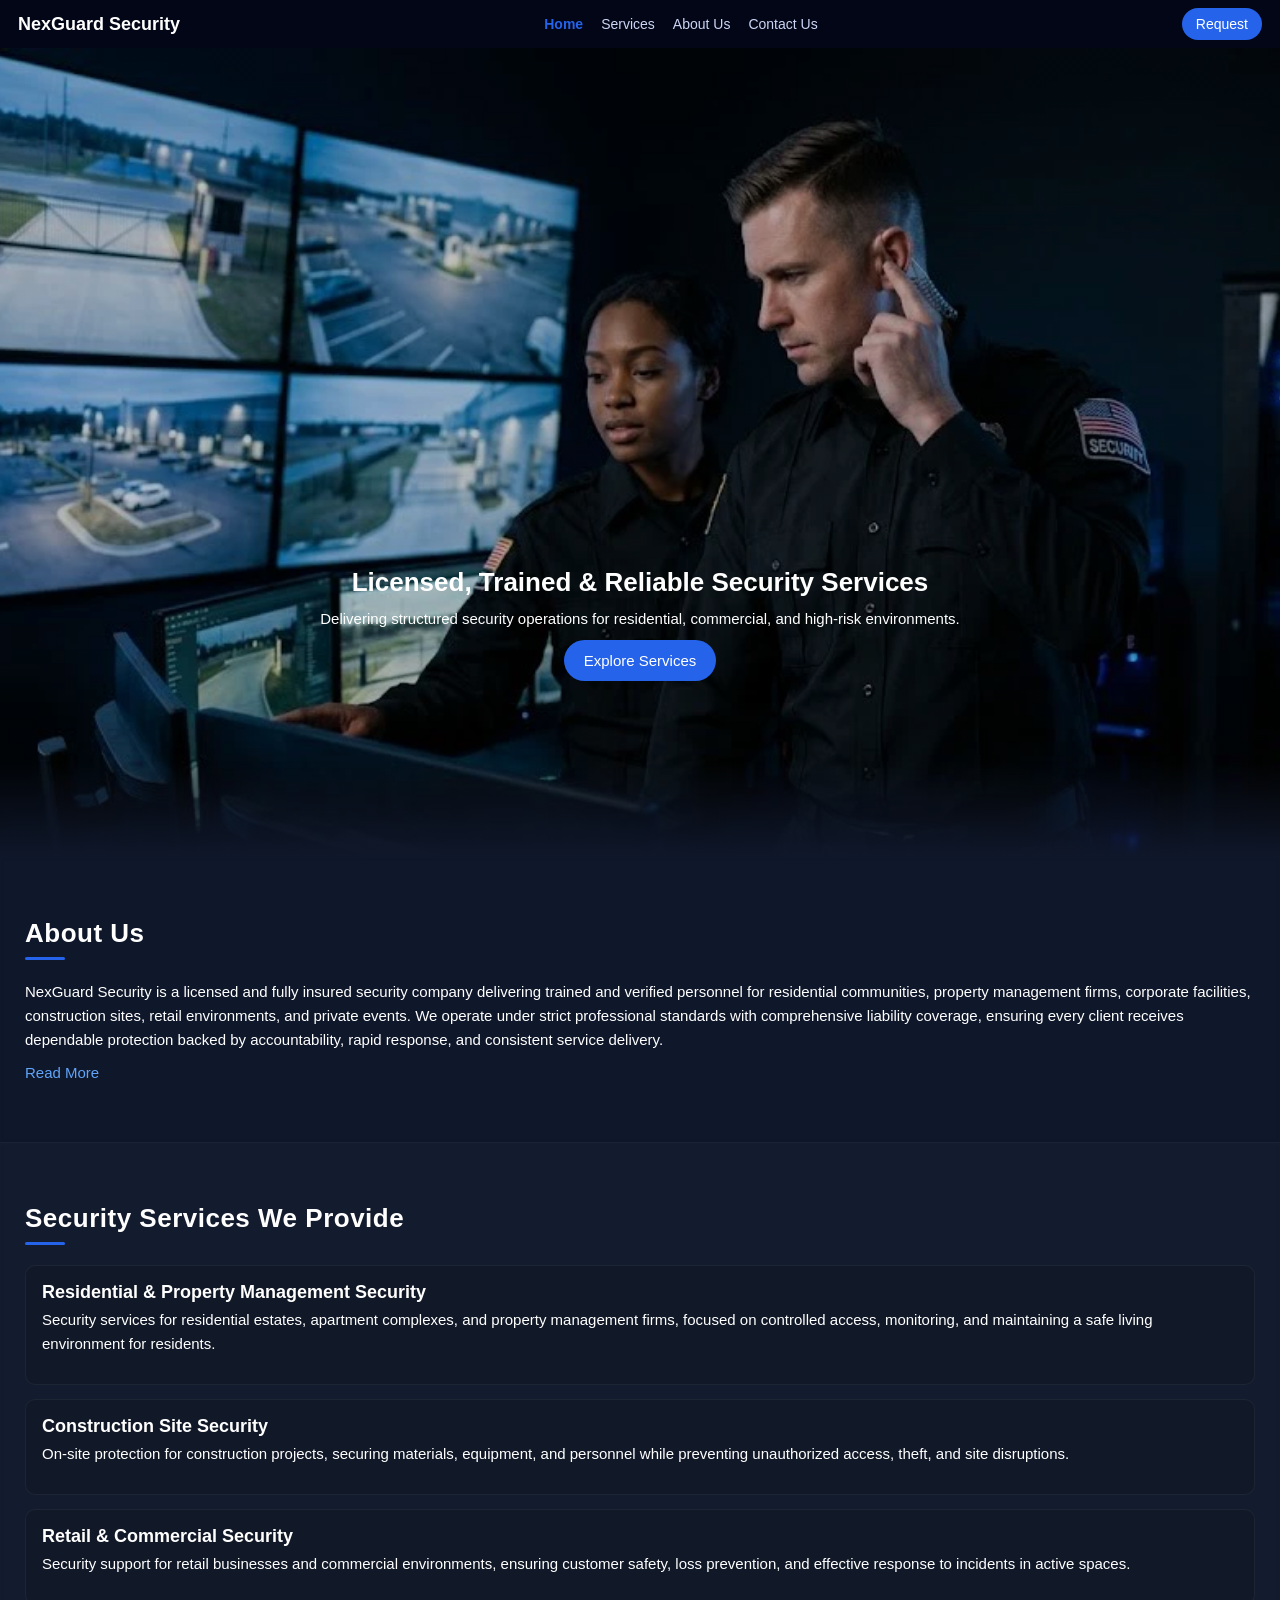
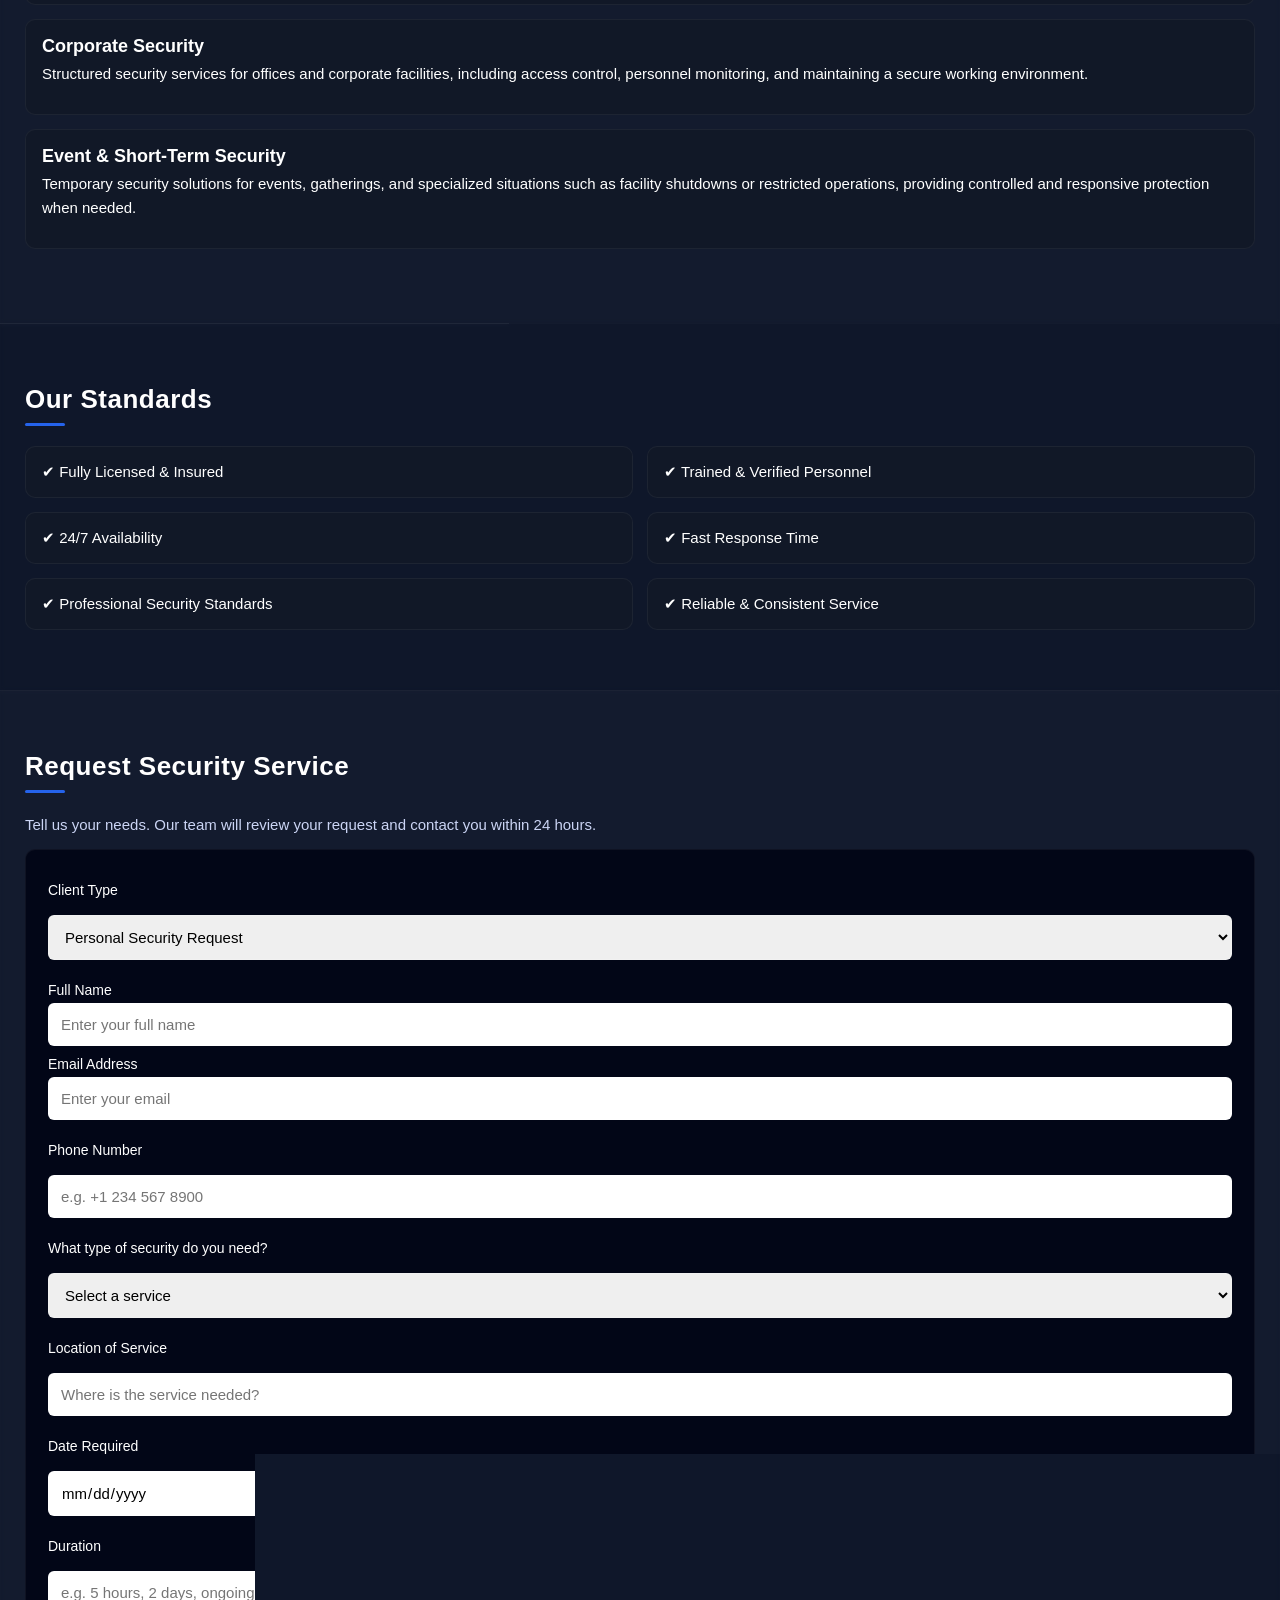
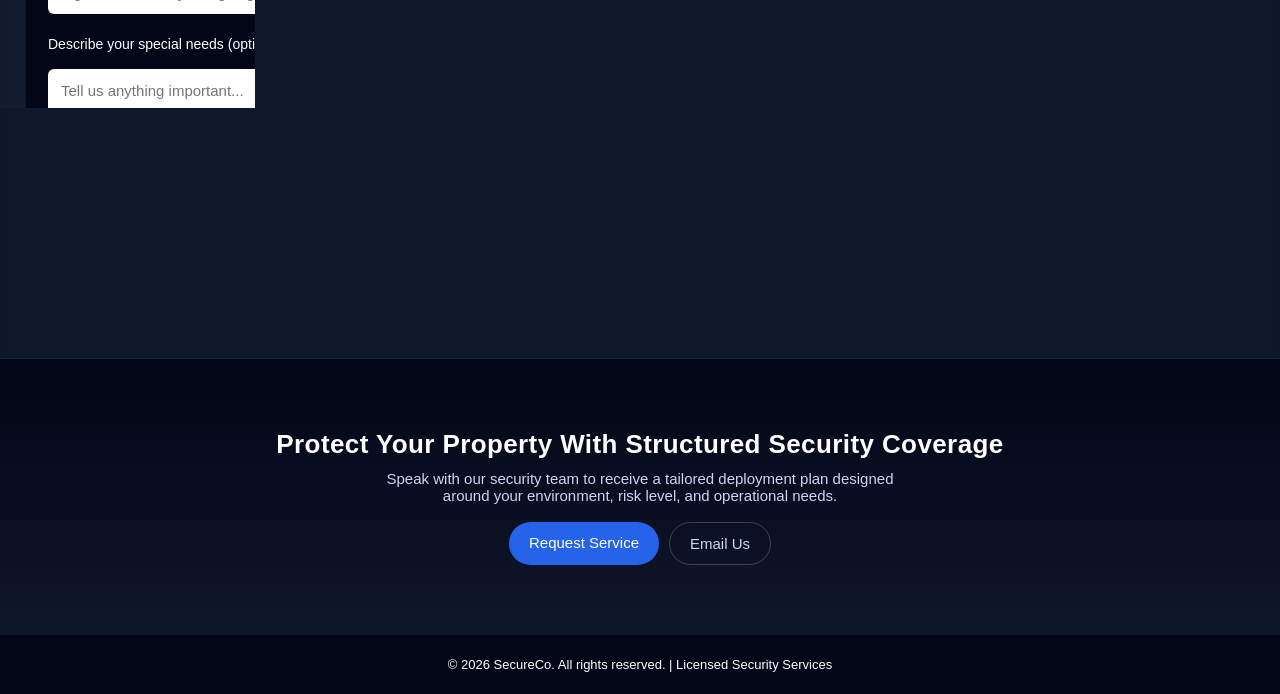
<file: index.html>
<!DOCTYPE html>
<html lang="en">
<head>
  <meta charset="UTF-8" />
  <meta name="viewport" content="width=device-width, initial-scale=1.0"/>
  <title>SecureCo</title>
  <link rel="preload" as="image" href="/images/hero.webp">
  <link rel="stylesheet" href="style.css" />
</head>
<body>

  <!-- NAVBAR -->
  <nav>
    <div class="menu" id="menu-toggle">
      <span></span>
      <span></span>
      <span></span>
    </div>

    <div class="logo">NexGuard Security</div>

    <div class="nav-links" id="navLinks">
      <a href="#home">Home</a>
      <a href="#services">Services</a>
      <a href="about.html">About Us</a>
      <a href="#contact">Contact Us</a>
    </div>

    <a href="#contact" class="nav-btn">Request</a>
  </nav>

  <!-- HERO -->
  <section class="hero" id="home">
    <div class="hero-content">
      <h1>Licensed, Trained & Reliable Security Services</h1>
      <p>Delivering structured security operations for residential, commercial, and high-risk environments.</p>
      <a href="#services" class="btn">Explore Services</a>
    </div>
  </section>

  <!-- ABOUT -->
  <section class="section" id="about">
    <h2>About Us</h2>
    <p>NexGuard Security is a licensed and fully insured security company delivering trained and verified personnel for residential communities, property management firms, corporate facilities, construction sites, retail environments, and private events. We operate under strict professional standards with comprehensive liability coverage, ensuring every client receives dependable protection backed by accountability, rapid response, and consistent service delivery.
    </p>
    <a href="about.html" class="link">Read More</a>
  </section>

  <!-- SERVICES -->
  <section class="section" id="services">
    <h2>Security Services We Provide</h2>

    <div class="card">
      <h3>Residential & Property Management Security</h3>
      <p>
      Security services for residential estates, apartment complexes, and property management firms, focused on controlled access, monitoring, and maintaining a safe living environment for residents.
      </p>
    </div>

    <div class="card">
      <h3>Construction Site Security</h3>
      <p>
      On-site protection for construction projects, securing materials, equipment, and personnel while preventing unauthorized access, theft, and site disruptions.
      </p>
    </div>

    <div class="card">
      <h3>Retail & Commercial Security</h3>
      <p>
      Security support for retail businesses and commercial environments, ensuring customer safety, loss prevention, and effective response to incidents in active spaces.
      </p>
    </div>

    <div class="card">
      <h3>Corporate Security</h3>
      <p>
      Structured security services for offices and corporate facilities, including access control, personnel monitoring, and maintaining a secure working environment.
      </p>
    </div>

    <div class="card">
      <h3>Event & Short-Term Security</h3>
      <p>
      Temporary security solutions for events, gatherings, and specialized situations such as facility shutdowns or restricted operations, providing controlled and responsive protection when needed.
      </p>
    </div>
</section>

  <!-- STANDARDS -->
<section class="section">
  <h2>Our Standards</h2>

  <div class="trust-grid">
    <div class="trust-item">✔ Fully Licensed & Insured</div>
    <div class="trust-item">✔ Trained & Verified Personnel</div>
    <div class="trust-item">✔ 24/7 Availability</div>
    <div class="trust-item">✔ Fast Response Time</div>
    <div class="trust-item">✔ Professional Security Standards</div>
    <div class="trust-item">✔ Reliable & Consistent Service</div>
  </div>
</section>

  <!-- CONTACT -->
 <section class="section" id="contact">
  <h2>Request Security Service</h2>
  <p class="form-intro">
    Tell us your needs. Our team will review your request and contact you within 24 hours.
  </p>

  <form name="contact" method="POST" data-netlify="true">
  <!-- CLIENT TYPE -->
  <label>Client Type</label>
  <select name="clientType" id="clientType" required>
    <option value="personal" selected>Personal Security Request</option>
    <option value="company">Company / Organization</option>
  </select>

  <!-- PERSONAL GROUP -->
  <div id="personalFields">

    <label>Full Name</label>
    <input type="text" name="fullName" placeholder="Enter your full name" required>

    <label>Email Address</label>
    <input type="email" name="email" placeholder="Enter your email" required>

  </div>

  <!-- COMPANY GROUP -->
  <div id="companyFields" style="display:none;">

    <label>Company Name</label>
    <input type="text" name="companyName" placeholder="Enter company name">

    <label>Business Email</label>
    <input type="email" name="businessEmail" placeholder="Enter company email">

  </div>
    

    <label>Phone Number</label>
    <input type="tel" name="phone" placeholder="e.g. +1 234 567 8900">

    <!-- SERVICE TYPE -->
    <label>What type of security do you need?</label>
    <select name="service" required>
      <option value="">Select a service</option>
      <option>Residential & Property Management Security</option>
      <option>Construction Site Security</option>
      <option>Retail & Commercial Security</option>
      <option>Corporate Security</option>
      <option>Event & Short-Term Security</option>
    </select>

    <!-- DETAILS -->
    <label>Location of Service</label>
    <input type="text" name="location" placeholder="Where is the service needed?">

    <label>Date Required</label>
    <input type="date" name="date">

    <label>Duration</label>
    <input type="text" name="duration" placeholder="e.g. 5 hours, 2 days, ongoing">

    <!-- SPECIAL NEEDS -->
    <label>Describe your special needs (optional)</label>
    <textarea name="message" placeholder="Tell us anything important..."></textarea>

    <button type="submit" style="cursor: pointer;">Request Service</button>
    <p class="form-intro" style="margin-top:10px;">
        Your information is kept confidential and used only to process your request.
    </p>

  </form>
</section>

<!-- PRE FOOTER CTA -->
<section class="cta-section">
  <h2>Protect Your Property With Structured Security Coverage</h2>
   <p>Speak with our security team to receive a tailored deployment plan designed around your environment, risk level, and operational needs.</p>

  <div class="cta-actions">
    <a href="#contact" class="btn">Request Service</a>
    <a href="mailto:your@email.com" class="cta-secondary">Email Us</a>
  </div>
</section>

  <!-- FOOTER -->
  <footer>
    <p>© 2026 SecureCo. All rights reserved. | Licensed Security Services</p>
  </footer>

<script src="script.js" defer></script>
</body>
</html>
</file>
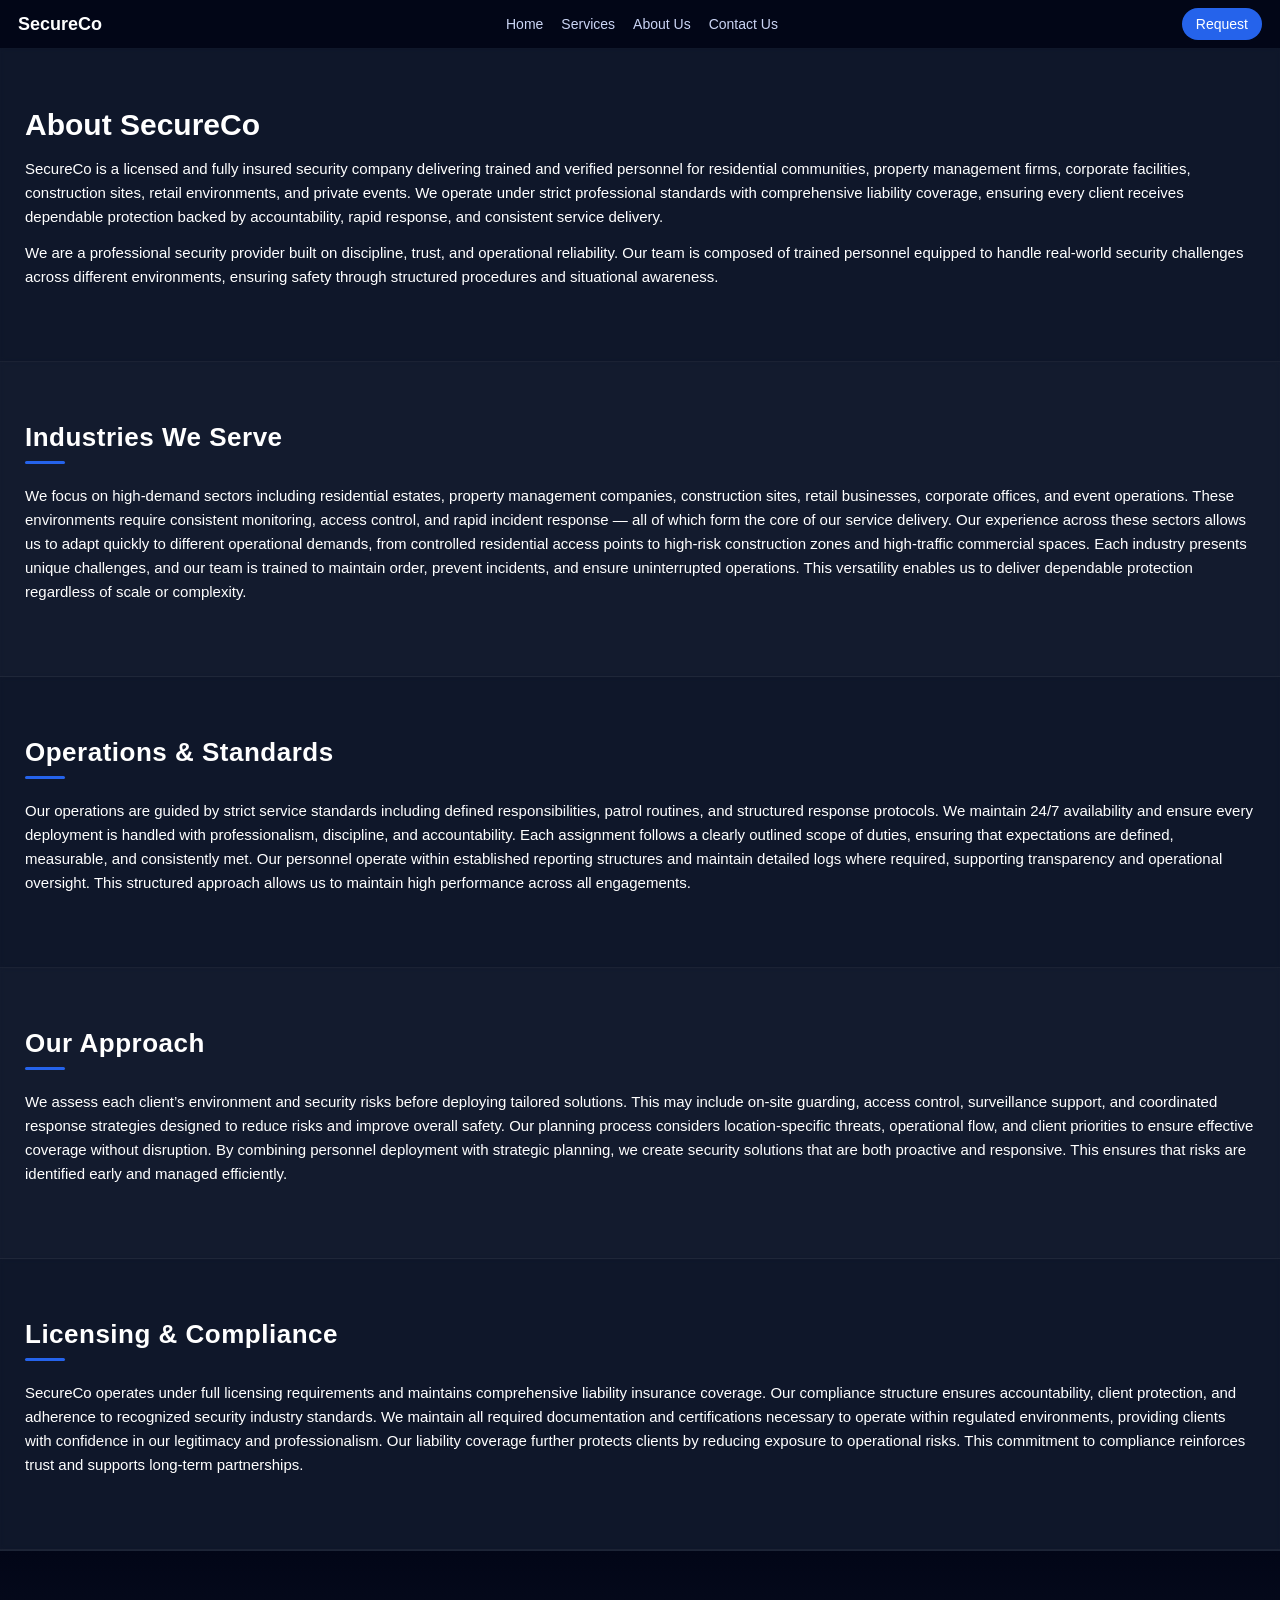
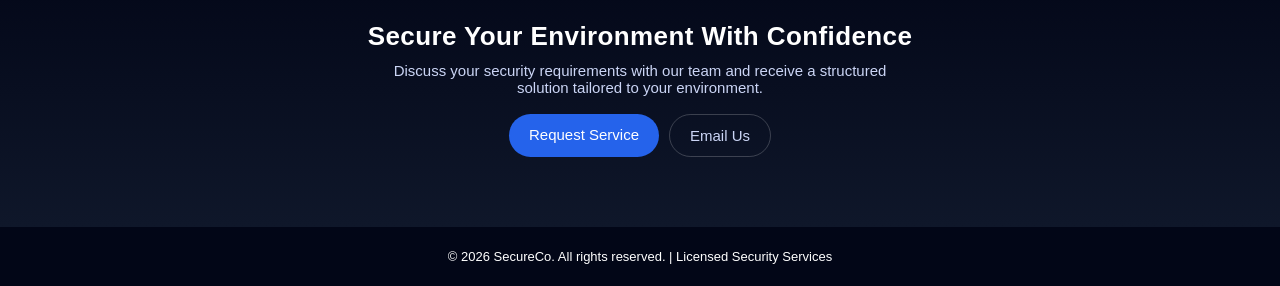
<file: about.html>
<!DOCTYPE html>
<html lang="en">
<head>
  <meta charset="UTF-8" />
  <meta name="viewport" content="width=device-width, initial-scale=1.0"/>
  <title>About - SecureCo</title>
  <link rel="stylesheet" href="style.css" />
</head>
<body>

  <!-- NAVBAR -->
  <nav>
    <div class="menu" id="menu-toggle">
      <span></span>
      <span></span>
      <span></span>
    </div>

    <div class="logo">SecureCo</div>

    <div class="nav-links" id="navLinks">
      <a href="index.html#home">Home</a>
      <a href="index.html#services">Services</a>
      <a href="about.html">About Us</a>
      <a href="index.html#contact">Contact Us</a>
    </div>

    <a href="index.html#contact" class="nav-btn">Request</a>
  </nav>
  <div class="about-html">

  <!-- ABOUT HEADER (no hero section anymore) -->
  <section class="section">
    <h1 style="font-size:clamp(22px,5vw,30px); margin-bottom:15px;">
      About SecureCo
    </h1>

    <!-- STRONG FIRST PARAGRAPH (HIGHEST PRIORITY) -->
    <p>
      SecureCo is a licensed and fully insured security company delivering trained and verified personnel for residential communities, property management firms, corporate facilities, construction sites, retail environments, and private events. We operate under strict professional standards with comprehensive liability coverage, ensuring every client receives dependable protection backed by accountability, rapid response, and consistent service delivery.
    </p>
    <p>
      We are a professional security provider built on discipline, trust, and operational reliability. Our team is composed of trained personnel equipped to handle real-world security challenges across different environments, ensuring safety through structured procedures and situational awareness.
    </p>
  </section>

  <!-- INDUSTRY FOCUS -->
  <section class="section">
    <h2>Industries We Serve</h2>
    <p>
      We focus on high-demand sectors including residential estates, property management companies, construction sites, retail businesses, corporate offices, and event operations. These environments require consistent monitoring, access control, and rapid incident response — all of which form the core of our service delivery. Our experience across these sectors allows us to adapt quickly to different operational demands, from controlled residential access points to high-risk construction zones and high-traffic commercial spaces. Each industry presents unique challenges, and our team is trained to maintain order, prevent incidents, and ensure uninterrupted operations. This versatility enables us to deliver dependable protection regardless of scale or complexity.
    </p>
  </section>

  <!-- OPERATIONS & STANDARDS -->
  <section class="section">
    <h2>Operations & Standards</h2>
    <p>
      Our operations are guided by strict service standards including defined responsibilities, patrol routines, and structured response protocols. We maintain 24/7 availability and ensure every deployment is handled with professionalism, discipline, and accountability. Each assignment follows a clearly outlined scope of duties, ensuring that expectations are defined, measurable, and consistently met. Our personnel operate within established reporting structures and maintain detailed logs where required, supporting transparency and operational oversight. This structured approach allows us to maintain high performance across all engagements.
    </p>
  </section>

  <!-- APPROACH -->
  <section class="section">
    <h2>Our Approach</h2>
    <p>
      We assess each client’s environment and security risks before deploying tailored solutions. This may include on-site guarding, access control, surveillance support, and coordinated response strategies designed to reduce risks and improve overall safety. Our planning process considers location-specific threats, operational flow, and client priorities to ensure effective coverage without disruption. By combining personnel deployment with strategic planning, we create security solutions that are both proactive and responsive. This ensures that risks are identified early and managed efficiently.
    </p>
  </section>

  <!-- COMPLIANCE -->
  <section class="section">
    <h2>Licensing & Compliance</h2>
    <p>
      SecureCo operates under full licensing requirements and maintains comprehensive liability insurance coverage. Our compliance structure ensures accountability, client protection, and adherence to recognized security industry standards. We maintain all required documentation and certifications necessary to operate within regulated environments, providing clients with confidence in our legitimacy and professionalism. Our liability coverage further protects clients by reducing exposure to operational risks. This commitment to compliance reinforces trust and supports long-term partnerships.
    </p>
  </section>

  <!-- CTA -->
    <section class="cta-section">
    <h2>Secure Your Environment With Confidence</h2>
    <p>
    Discuss your security requirements with our team and receive a structured solution tailored to your environment.
    </p>

    <div class="cta-actions">
      <a href="index.html#contact" class="btn">Request Service</a>
      <a href="mailto:your@email.com" class="cta-secondary">Email Us</a>
    </div>
  </section>
  </div>

  <!-- FOOTER -->
  <footer>
    <p>© 2026 SecureCo. All rights reserved. | Licensed Security Services</p>
  </footer>

<script src="script.js" defer></script>
</body>
</html>
</file>
<file: style.css>
html {
  scroll-behavior: smooth;
  font-size: clamp(14px, 1.8vw, 16px);
}

* {
  margin: 0;
  padding: 0;
  box-sizing: border-box;
  font-family: Arial, sans-serif;
}

body {
  background: #0f172a;
  color: #fff;
}

/* NAVBAR */
nav {
  position: sticky;
  top: 0;
  background: #020617;
  display: flex;
  justify-content: space-between;
  align-items: center;
  padding: 8px 18px;
  z-index: 1000;
}

.menu {
  display: none;
  flex-direction: column;
  gap: 5px;
  cursor: pointer;
  z-index: 1100;
}

.menu span {
  width: 25px;
  height: 2px;
  background: white;
  transition: 0.3s ease;
}

/* X animation */
.menu.active span:nth-child(1) {
  transform: rotate(45deg) translate(5px, 5px);
}

.menu.active span:nth-child(2) {
  opacity: 0;
}

.menu.active span:nth-child(3) {
  transform: rotate(-45deg) translate(5px, -5px);
}

/* when active */
.menu.open {
  transform: rotate(90deg);
}

.logo {
  font-weight: bold;
  font-size: clamp(14px, 2.5vw, 18px);
}

.nav-links {
  display: flex;
  gap: 18px;
}


.nav-links a {
  color: #cbd5f5;
  text-decoration: none;
  font-size: 14px;
  transition: 0.2s;
  position: relative;
}

.nav-links a:hover {
  color: #fff;
}

.nav-links a::after {
  content: "";
  position: absolute;
  left: 0;
  bottom: -3px;
  width: 0%;
  height: 2px;
  background: #2563eb;
  transition: width 0.25s ease;
}

.nav-links a:hover::after {
  width: 100%;
}

.nav-links a.active {
  color: #2563eb;
  font-weight: 600;
}

@media (max-width: 768px) {

  .menu {
    display: flex;
  }

  .nav-links {
    display: none;
    position: absolute;
    top: 60px;
    left: 0;
    right: 0;
    background: #020617;
    flex-direction: column;
    padding: 15px;
    gap: 15px;
  }

  .nav-links.show {
    display: flex;
  }
}

.nav-btn {
  background: #2563eb;
  padding: clamp(5px, 1.5vw, 8px) clamp(10px, 3vw, 14px);
  border-radius: 20px;
  font-size: clamp(12px, 2.5vw, 14px);
  text-decoration: none;
  color: #fff;
}

/* HERO */
.hero {
  height: 90vh;
  background:
    linear-gradient(
      to bottom,
      rgba(0,0,0,0.2) 0%,
      rgba(0,0,0,0.2) 88%,
      #0f172a 100%
    ),
    url("images/hero.webp") center/cover no-repeat;
  background-position: center middle;
  display: flex;
  align-items: flex-end;
  justify-content: center;
  text-align: center;
  padding: clamp(15px, 4vw, 25px);
  padding-bottom: clamp(40px, 10vw, 80px);
}

@media(min-width: 699px) {
  .hero {
    background:
    linear-gradient(
      to bottom,
      rgba(0,0,0,0.2) 0%,
      rgba(0,0,0,0.2) 88%,
      #0f172a 100%
    ),
    url("images/big-hero.webp") center/cover no-repeat;
    background-position: center top;
  }
}

.hero-content {
  margin-bottom: clamp(40px, 12vh, 120px);
}

.hero h1 {
  font-size: clamp(20px, 5vw, 26px);
  margin-bottom: clamp(8px, 2vw, 12px);
}

.hero p {
  font-size: clamp(13px, 3.5vw, 15px);
  margin-bottom: clamp(20px, 4vw, 25px);
}

.btn {
  background: #2563eb;
  padding: clamp(8px, 2.5vw, 12px) clamp(14px, 4vw, 20px);
  border-radius: 25px;
  text-decoration: none;
  color: white;
  font-size: clamp(13px, 3vw, 15px);
  transition: all 0.2s ease;
}

.btn:hover {
  transform: translateY(-2px);
  box-shadow: 0 6px 14px rgba(37,99,235,0.3);
}

/* SECTION */
.section {
  padding: clamp(40px, 8vw, 60px) clamp(15px, 4vw, 25px);
  border-bottom: 1px solid rgba(255,255,255,0.05);
  backdrop-filter: blur(2px);
}

.section:nth-child(even) {
  background: rgba(255,255,255,0.02);
}

.section h2 {
  font-size: clamp(20px, 5vw, 26px);
  margin-bottom: clamp(15px, 4vw, 20px);
  font-weight: 700;
  letter-spacing: 0.5px;
  position: relative;
}

.section h2::after {
  content: "";
  display: block;
  width: clamp(30px, 8vw, 40px);
  height: 3px;
  background: #2563eb;
  margin-top: 8px;
  border-radius: 2px;
}

.section p {
  font-size: clamp(13px, 3.5vw, 15px);
  margin-bottom: clamp(8px, 2vw, 12px);
  line-height: 1.6;
}

.link {
  color: #60a5fa;
  text-decoration: none;
  font-size: clamp(13px, 3vw, 15px);
}

/* CARDS */
.card {
  background: #111827;
  padding: clamp(12px, 3vw, 16px);
  border-radius: 10px;
  margin-bottom: clamp(10px, 3vw, 14px);
  border: 1px solid rgba(255,255,255,0.05);
  transition: transform 0.25s ease, box-shadow 0.25s ease;
}

.card h3 {
  margin-bottom: 5px;
  font-size: clamp(15px, 4vw, 18px);
}

/* TRUSY */

.trust-grid {
  display: grid;
  grid-template-columns: 1fr 1fr;
  gap: clamp(10px, 3vw, 14px);
}

.trust-item {
  background: #111827;
  padding: clamp(12px, 3vw, 16px);
  border-radius: 10px;
  border: 1px solid rgba(255,255,255,0.05);
  font-size: clamp(13px, 3.5vw, 15px);
  transition: transform 0.25s ease, box-shadow 0.25s ease;
}

.card:hover,
.trust-item:hover {
  transform: translateY(-6px);
  box-shadow: 0px 10px 25px rgba(0,0,0,0.25);
}

/* FORM */
form {
  display: flex;
  flex-direction: column;
  gap: clamp(8px, 2vw, 12px);
  background: #020617;
  padding: clamp(15px, 4vw, 22px);
  border-radius: 10px;
  border: 1px solid rgba(255,255,255,0.05);
}

.form-intro {
  font-size: clamp(12px, 3vw, 14px);
  margin-bottom: clamp(15px, 4vw, 20px);
  color: #cbd5f5;
}

form label {
  font-size: clamp(12px, 3vw, 14px);
  margin-top: 10px;
}

form input,
form select,
form textarea {
  padding: clamp(8px, 2.5vw, 12px);
  border-radius: 6px;
  border: 1px solid rgba(255,255,255,0.1);
  margin-top: 5px;
  font-size: clamp(13px, 3vw, 15px);
  outline: none;
}

form div input {
  display: block;
  width: 100%;
  box-sizing: border-box;
  padding: clamp(8px, 2.5vw, 12px);
  border-radius: 6px;
  border: 1px solid rgba(255,255,255,0.1);
  margin-top: 5px;
  font-size: clamp(13px, 3vw, 15px);
  outline: none;
}

form div label {
  display: block;
  margin-top: 10px;
  font-size: clamp(12px, 3vw, 14px);
}

form input:focus,
form select:focus,
form textarea:focus {
  border-color: #2563eb;
  box-shadow: 0 0 0 2px rgba(37,99,235,0.2);
}

form textarea {
  min-height: clamp(70px, 15vw, 90px);
}

button {
  padding: clamp(10px, 3vw, 14px);
  border: none;
  background: #2563eb;
  color: white;
  border-radius: 5px;
  font-size: clamp(13px, 3vw, 15px);
}
button:hover {
  opacity: 0.9;
}

/*PRE FOOTER CTA*/
.cta-section {
  background: linear-gradient(180deg, #020617, #0f172a);
  text-align: center;
  padding: clamp(50px, 10vw, 70px) clamp(15px, 4vw, 25px);
  border-top: 1px solid rgba(255,255,255,0.06);
}

.cta-section h2 {
  font-size: clamp(20px, 5vw, 26px);
  margin-bottom: 10px;
  letter-spacing: 0.4px;
}

.cta-section p {
  max-width: 520px;
  margin: 0 auto 18px;
  font-size: clamp(13px, 3.5vw, 15px);
  color: #cbd5f5;
}

.cta-actions {
  display: flex;
  justify-content: center;
  gap: 10px;
  flex-wrap: wrap;
  margin-top: 5px;
}

.cta-secondary {
  border: 1px solid rgba(255,255,255,0.2);
  padding: clamp(8px, 2.5vw, 12px) clamp(14px, 4vw, 20px);
  border-radius: 25px;
  color: #cbd5f5;
  text-decoration: none;
  font-size: clamp(13px, 3vw, 15px);
}

.cta-secondary:hover {
  border-color: #2563eb;
  color: #fff;
}

/* FOOTER */
footer {
  text-align: center;
  padding: clamp(15px, 4vw, 22px);
  font-size: clamp(11px, 3vw, 13px);
  background: #020617;
}

/*ABOUT PAGE*/
.about-page {
  max-width: 900px;
  margin: auto;
  padding: clamp(20px, 5vw, 40px);
}
</file>
